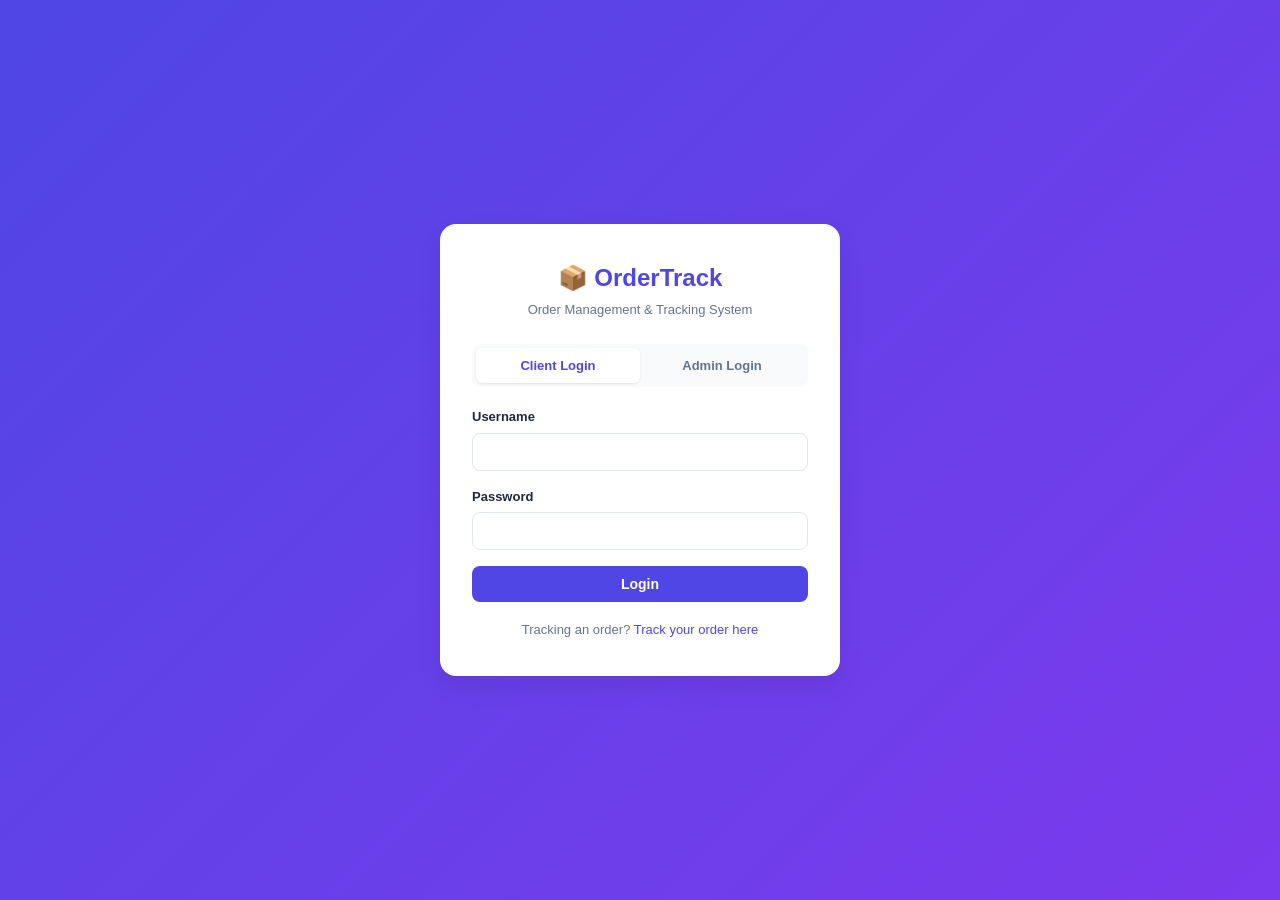
<file: index.html>
<!DOCTYPE html>
<html>
<head>
  <meta charset="UTF-8">
  <meta name="viewport" content="width=device-width, initial-scale=1">
  <title>Order Management System</title>
  <link rel="stylesheet" href="stylesheet.css">
</head>
<body>
  <div id="globalLoading" class="loading-overlay hidden"><span class="spinner"></span></div>

  <div id="appRoot">

    <!-- ===================== LOGIN SCREEN ===================== -->
    <!-- Login.html is fetched at runtime and injected here (see javascript.js) -->
    <div id="slot-login"></div>

    <!-- ===================== AUTHENTICATED APP SHELL ===================== -->
    <div id="shellApp" class="app-shell hidden">

      <aside class="sidebar">
        <div class="brand">
          📦 OrderTrack
          <small id="sidebarBusinessName">Account</small>
        </div>

        <div data-role="client">
          <div class="nav-item" data-page="dashboard"><span class="nav-icon">🏠</span> Dashboard</div>
          <div class="nav-item" data-page="orders"><span class="nav-icon">📋</span> Orders</div>
          <div class="nav-item" data-page="createorder"><span class="nav-icon">➕</span> Create Order</div>
        </div>

        <div data-role="admin">
          <div class="nav-item" data-page="admindashboard"><span class="nav-icon">🏢</span> Clients</div>
        </div>

        <div class="nav-item" data-page="settings"><span class="nav-icon">⚙️</span> Settings</div>
        <div class="nav-item" data-page="profile"><span class="nav-icon">👤</span> Profile</div>

        <div style="margin-top:auto; padding:16px 20px;">
          <button class="btn btn-outline btn-block" id="logoutBtn">Log Out</button>
        </div>
      </aside>

      <main class="main-content">
        <!-- Each screen is fetched at runtime from its own file and injected here -->
        <div id="slot-dashboard"></div>
        <div id="slot-admindashboard"></div>
        <div id="slot-orders"></div>
        <div id="slot-createorder"></div>
        <div id="slot-editorder"></div>
        <div id="slot-settings"></div>
        <div id="slot-profile"></div>
      </main>

    </div>
  </div>

  <script src="config.js"></script>
  <script src="javascript.js"></script>
</body>
</html>
</file>
<file: stylesheet.css>
:root {
    --primary: #4f46e5;
    --primary-dark: #4338ca;
    --primary-light: #eef2ff;
    --success: #16a34a;
    --success-light: #dcfce7;
    --warning: #d97706;
    --warning-light: #fef3c7;
    --danger: #dc2626;
    --danger-light: #fee2e2;
    --info: #0891b2;
    --info-light: #cffafe;
    --text: #1e293b;
    --text-muted: #64748b;
    --border: #e2e8f0;
    --bg: #f8fafc;
    --card-bg: #ffffff;
    --radius: 12px;
    --shadow: 0 1px 3px rgba(0,0,0,0.06), 0 1px 2px rgba(0,0,0,0.04);
    --shadow-lg: 0 10px 25px rgba(0,0,0,0.08);
  }

  * { box-sizing: border-box; margin: 0; padding: 0; }

  body {
    font-family: -apple-system, BlinkMacSystemFont, "Segoe UI", Roboto, Helvetica, Arial, sans-serif;
    background: var(--bg);
    color: var(--text);
    font-size: 15px;
    line-height: 1.5;
  }

  a { color: var(--primary); text-decoration: none; }

  /* ---------- Layout ---------- */
  #appRoot { min-height: 100vh; }

  .app-shell { display: flex; min-height: 100vh; }

  .sidebar {
    width: 240px;
    background: #111827;
    color: #fff;
    flex-shrink: 0;
    display: flex;
    flex-direction: column;
    padding: 20px 0;
    transition: transform 0.25s ease;
  }
  .sidebar .brand {
    font-size: 18px;
    font-weight: 700;
    padding: 0 20px 20px;
    border-bottom: 1px solid rgba(255,255,255,0.08);
    margin-bottom: 12px;
  }
  .sidebar .brand small { display: block; font-weight: 400; font-size: 12px; color: #9ca3af; margin-top: 2px; }
  .nav-item {
    display: flex; align-items: center; gap: 10px;
    padding: 12px 20px; color: #cbd5e1; cursor: pointer;
    font-weight: 500; font-size: 14px;
    border-left: 3px solid transparent;
  }
  .nav-item:hover { background: rgba(255,255,255,0.06); color: #fff; }
  .nav-item.active { background: rgba(79,70,229,0.18); color: #fff; border-left-color: var(--primary); }
  .nav-icon { width: 18px; text-align: center; }

  .main-content { flex: 1; padding: 24px 28px; max-width: 100%; overflow-x: hidden; }

  .topbar {
    display: flex; align-items: center; justify-content: space-between;
    margin-bottom: 24px; flex-wrap: wrap; gap: 12px;
  }
  .topbar h1 { font-size: 22px; font-weight: 700; }
  .menu-toggle { display: none; background: none; border: none; font-size: 22px; cursor: pointer; color: var(--text); }

  /* ---------- Cards ---------- */
  .card {
    background: var(--card-bg); border-radius: var(--radius);
    box-shadow: var(--shadow); padding: 20px; border: 1px solid var(--border);
  }

  .stats-grid {
    display: grid; grid-template-columns: repeat(4, 1fr); gap: 16px; margin-bottom: 24px;
  }
  .stat-card {
    background: var(--card-bg); border-radius: var(--radius); padding: 18px 20px;
    box-shadow: var(--shadow); border: 1px solid var(--border);
  }
  .stat-card .label { font-size: 13px; color: var(--text-muted); font-weight: 600; text-transform: uppercase; letter-spacing: 0.03em; }
  .stat-card .value { font-size: 28px; font-weight: 800; margin-top: 6px; }
  .stat-card.total .value { color: var(--primary); }
  .stat-card.pending .value { color: var(--warning); }
  .stat-card.dispatched .value { color: var(--info); }
  .stat-card.completed .value { color: var(--success); }

  /* ---------- Buttons ---------- */
  .btn {
    display: inline-flex; align-items: center; justify-content: center; gap: 6px;
    padding: 10px 18px; border-radius: 8px; border: none; cursor: pointer;
    font-weight: 600; font-size: 14px; transition: all 0.15s ease;
  }
  .btn-primary { background: var(--primary); color: #fff; }
  .btn-primary:hover { background: var(--primary-dark); }
  .btn-outline { background: #fff; color: var(--text); border: 1px solid var(--border); }
  .btn-outline:hover { background: var(--bg); }
  .btn-danger { background: var(--danger-light); color: var(--danger); }
  .btn-danger:hover { background: #fecaca; }
  .btn-success { background: var(--success-light); color: var(--success); }
  .btn-sm { padding: 6px 12px; font-size: 13px; }
  .btn-block { width: 100%; }
  .btn:disabled { opacity: 0.6; cursor: not-allowed; }

  /* ---------- Forms ---------- */
  .form-group { margin-bottom: 16px; }
  .form-group label { display: block; font-size: 13px; font-weight: 600; margin-bottom: 6px; color: var(--text); }
  .form-control {
    width: 100%; padding: 10px 12px; border: 1px solid var(--border);
    border-radius: 8px; font-size: 14px; font-family: inherit; background: #fff; color: var(--text);
  }
  .form-control:focus { outline: none; border-color: var(--primary); box-shadow: 0 0 0 3px var(--primary-light); }
  textarea.form-control { resize: vertical; min-height: 80px; }
  .form-row { display: grid; grid-template-columns: 1fr 1fr; gap: 16px; }

  /* ---------- Table ---------- */
  .table-wrap { overflow-x: auto; }
  table.data-table { width: 100%; border-collapse: collapse; font-size: 14px; }
  table.data-table th {
    text-align: left; padding: 10px 12px; background: var(--bg); color: var(--text-muted);
    font-size: 12px; text-transform: uppercase; letter-spacing: 0.03em; border-bottom: 1px solid var(--border);
    white-space: nowrap;
  }
  table.data-table td { padding: 12px; border-bottom: 1px solid var(--border); vertical-align: middle; white-space: nowrap; }
  table.data-table tr:hover td { background: #fafbff; }

  .badge {
    display: inline-block; padding: 4px 10px; border-radius: 999px; font-size: 12px; font-weight: 700;
  }
  .badge-Pending { background: var(--warning-light); color: var(--warning); }
  .badge-Processing { background: var(--info-light); color: var(--info); }
  .badge-Dispatched { background: #e0e7ff; color: var(--primary); }
  .badge-Completed { background: var(--success-light); color: var(--success); }
  .badge-Cancelled { background: var(--danger-light); color: var(--danger); }

  /* ---------- Login / Tracking pages ---------- */
  .center-screen {
    min-height: 100vh; display: flex; align-items: center; justify-content: center;
    background: linear-gradient(135deg, #4f46e5 0%, #7c3aed 100%); padding: 20px;
  }
  .auth-card {
    background: #fff; border-radius: 16px; padding: 36px 32px; width: 100%; max-width: 400px;
    box-shadow: var(--shadow-lg);
  }
  .auth-card .logo { text-align: center; font-size: 24px; font-weight: 800; color: var(--primary); margin-bottom: 4px; }
  .auth-card .subtitle { text-align: center; color: var(--text-muted); font-size: 13px; margin-bottom: 24px; }
  .auth-tabs { display: flex; margin-bottom: 20px; background: var(--bg); border-radius: 8px; padding: 4px; }
  .auth-tab { flex: 1; text-align: center; padding: 8px; border-radius: 6px; cursor: pointer; font-size: 13px; font-weight: 600; color: var(--text-muted); }
  .auth-tab.active { background: #fff; color: var(--primary); box-shadow: var(--shadow); }

  .alert { padding: 10px 14px; border-radius: 8px; font-size: 13px; margin-bottom: 14px; }
  .alert-error { background: var(--danger-light); color: var(--danger); }
  .alert-success { background: var(--success-light); color: var(--success); }

  /* ---------- Tracking result ---------- */
  .track-result { margin-top: 20px; }
  .track-step-list { list-style: none; margin-top: 16px; }
  .track-step-list li { display: flex; gap: 10px; padding: 8px 0; font-size: 14px; }
  .track-step-list .k { color: var(--text-muted); min-width: 130px; font-weight: 600; }
  .track-step-list .v { font-weight: 600; }

  /* ---------- Misc ---------- */
  .empty-state { text-align: center; padding: 40px 20px; color: var(--text-muted); }
  .flex { display: flex; align-items: center; }
  .flex-between { display: flex; align-items: center; justify-content: space-between; flex-wrap: wrap; gap: 10px; }
  .gap-8 { gap: 8px; }
  .mt-16 { margin-top: 16px; }
  .mb-16 { margin-bottom: 16px; }
  .filters-bar { display: flex; gap: 10px; flex-wrap: wrap; margin-bottom: 16px; }
  .filters-bar .form-control { max-width: 220px; }
  .spinner {
    width: 18px; height: 18px; border: 2px solid rgba(255,255,255,0.4); border-top-color: #fff;
    border-radius: 50%; animation: spin 0.7s linear infinite; display: inline-block;
  }
  @keyframes spin { to { transform: rotate(360deg); } }
  .loading-overlay {
    position: fixed; inset: 0; background: rgba(255,255,255,0.7); display: flex;
    align-items: center; justify-content: center; z-index: 999;
  }
  .loading-overlay .spinner { border-color: rgba(79,70,229,0.25); border-top-color: var(--primary); width: 32px; height: 32px; border-width: 3px; }
  .hidden { display: none !important; }
  .toast {
    position: fixed; bottom: 20px; right: 20px; background: #111827; color: #fff;
    padding: 12px 18px; border-radius: 8px; font-size: 14px; box-shadow: var(--shadow-lg);
    z-index: 1000; max-width: 320px;
  }
  .toast.error { background: var(--danger); }
  .toast.success { background: var(--success); }

  .profile-avatar {
    width: 64px; height: 64px; border-radius: 50%; background: var(--primary-light); color: var(--primary);
    display: flex; align-items: center; justify-content: center; font-size: 24px; font-weight: 800;
  }

  /* ---------- Responsive ---------- */
  @media (max-width: 900px) {
    .stats-grid { grid-template-columns: repeat(2, 1fr); }
    .form-row { grid-template-columns: 1fr; }
  }
  @media (max-width: 768px) {
    .sidebar {
      position: fixed; top: 0; left: 0; bottom: 0; z-index: 200;
      transform: translateX(-100%);
    }
    .sidebar.open { transform: translateX(0); }
    .menu-toggle { display: block; }
    .main-content { padding: 16px; }
    .stats-grid { grid-template-columns: 1fr 1fr; gap: 10px; }
    .stat-card .value { font-size: 22px; }
    .auth-card { padding: 26px 20px; }
  }
  @media (max-width: 480px) {
    .stats-grid { grid-template-columns: 1fr; }
  }
</file>
